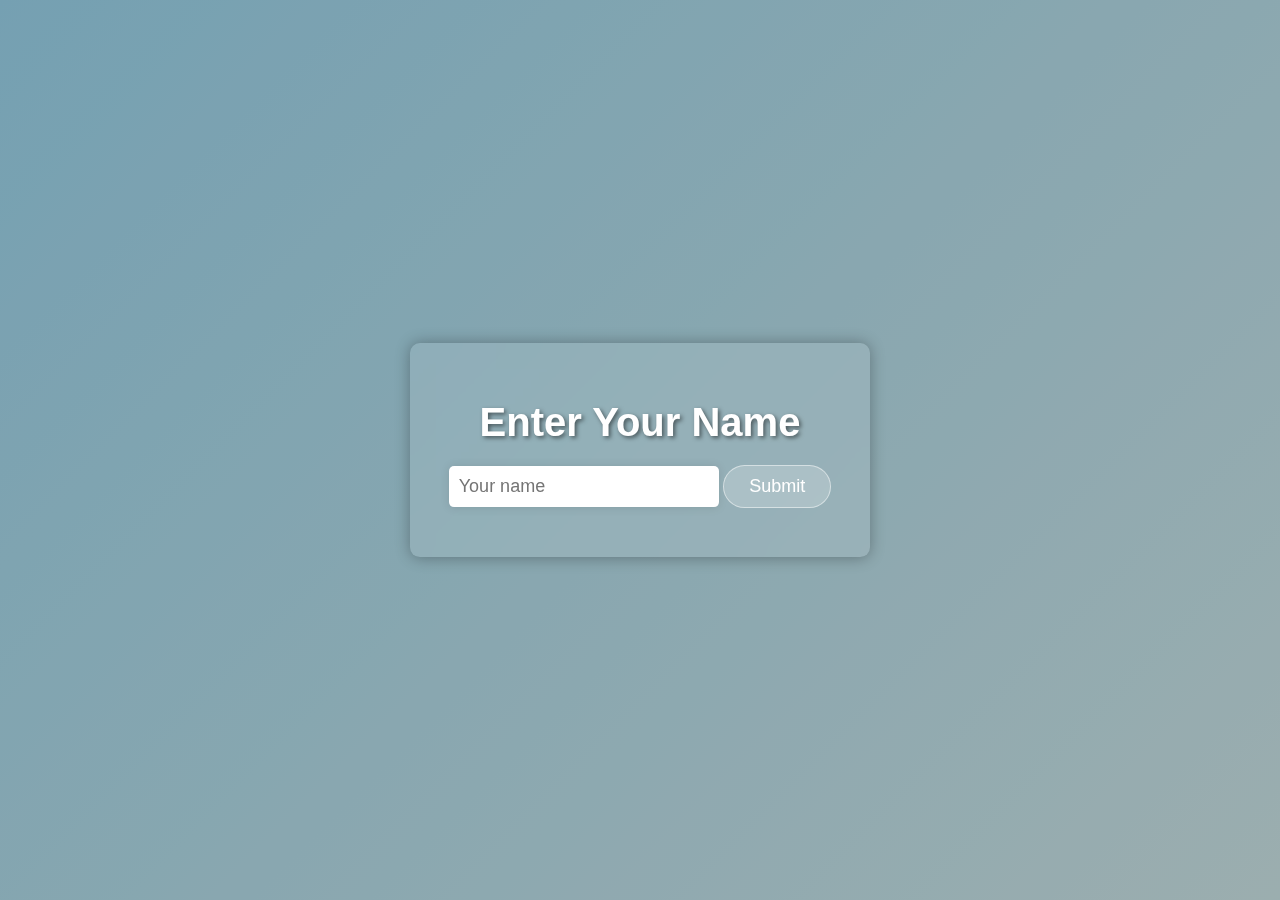
<file: index.html>
<!DOCTYPE html>
<html lang="en">
<head>
    <meta charset="UTF-8">
    <meta name="viewport" content="width=device-width, initial-scale=1.0">
    <title>Welcome Page</title>
    <link rel="stylesheet" href="styles.css">
</head>
<body>
    <div class="container" id="nameForm">
        <h1>Enter Your Name</h1>
        <input type="text" id="nameInput" placeholder="Your name">
        <button onclick="greetUser()">Submit</button>
    </div>

    <div class="container hidden" id="greeting">
        <h1 id="greetingMessage"></h1>
        <p id="redirectMessage"></p>
        <button onclick="redirectToNews()">Enter</button>
    </div>

    <script src="script.js"></script>
</body>
</html>
</file>
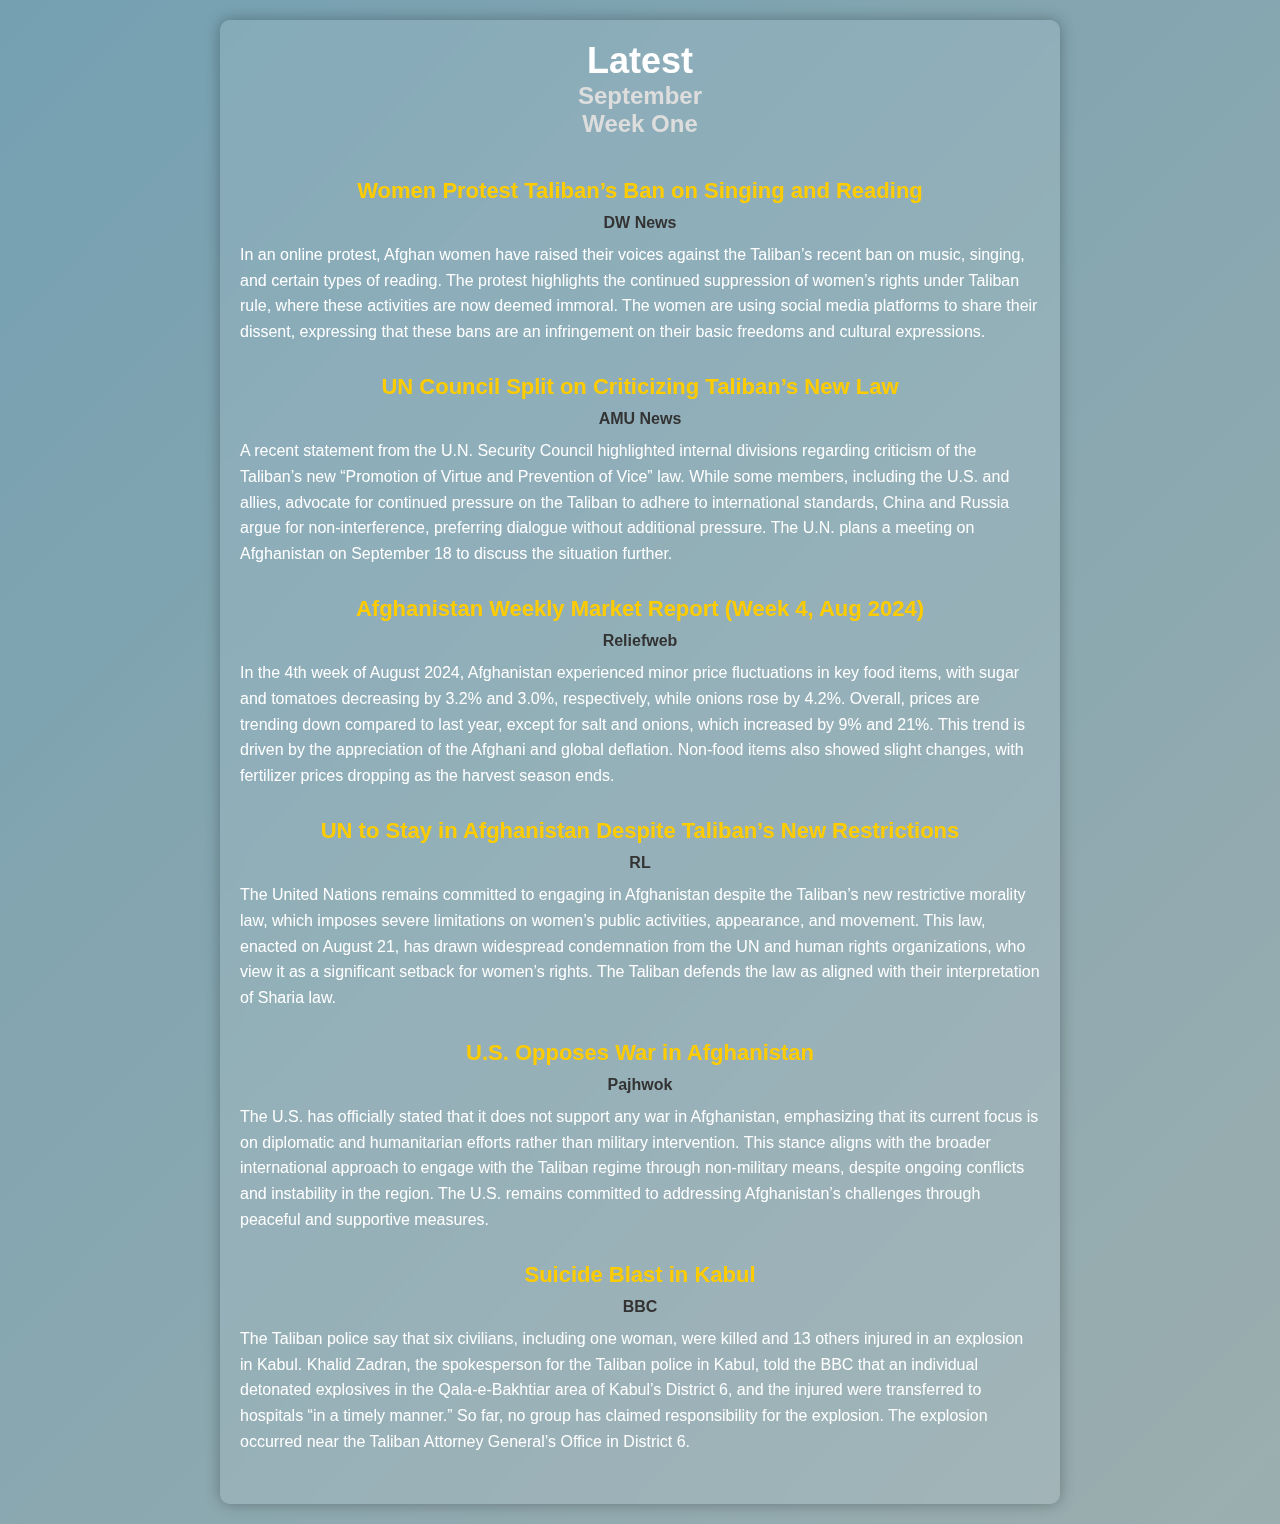
<file: newsUpdate.html>
<!DOCTYPE html>
<html lang="en">
<head>
    <meta charset="UTF-8">
    <meta name="viewport" content="width=device-width, initial-scale=1.0">
    <title>AFG Weekly - September Week One</title>
    <link rel="stylesheet" href="newsUpdateStyles.css">
</head>
<body>
    <div class="container">
        <header>
            <h1>Latest</h1>
            <h2>September<br>Week One</h2>
        </header>

        <section class="news-item">
            <h3>Women Protest Taliban’s Ban on Singing and Reading</h3>
            <p><strong><center>DW News</center></strong></p>
            <p>In an online protest, Afghan women have raised their voices against the Taliban’s recent ban on music, singing, and certain types of reading. The protest highlights the continued suppression of women’s rights under Taliban rule, where these activities are now deemed immoral. The women are using social media platforms to share their dissent, expressing that these bans are an infringement on their basic freedoms and cultural expressions.</p>
        </section>

        <section class="news-item">
            <h3>UN Council Split on Criticizing Taliban’s New Law</h3>
            <p><strong><center>AMU News</center></strong></p>
            <p>A recent statement from the U.N. Security Council highlighted internal divisions regarding criticism of the Taliban’s new “Promotion of Virtue and Prevention of Vice” law. While some members, including the U.S. and allies, advocate for continued pressure on the Taliban to adhere to international standards, China and Russia argue for non-interference, preferring dialogue without additional pressure. The U.N. plans a meeting on Afghanistan on September 18 to discuss the situation further.</p>
        </section>

        <section class="news-item">
            <h3>Afghanistan Weekly Market Report (Week 4, Aug 2024)</h3>
            <p><strong><center>Reliefweb</center></strong></p>
            <p>In the 4th week of August 2024, Afghanistan experienced minor price fluctuations in key food items, with sugar and tomatoes decreasing by 3.2% and 3.0%, respectively, while onions rose by 4.2%. Overall, prices are trending down compared to last year, except for salt and onions, which increased by 9% and 21%. This trend is driven by the appreciation of the Afghani and global deflation. Non-food items also showed slight changes, with fertilizer prices dropping as the harvest season ends.</p>
        </section>

        <section class="news-item">
            <h3>UN to Stay in Afghanistan Despite Taliban’s New Restrictions</h3>
            <p><strong><center>RL</center></strong></p>
            <p>The United Nations remains committed to engaging in Afghanistan despite the Taliban’s new restrictive morality law, which imposes severe limitations on women’s public activities, appearance, and movement. This law, enacted on August 21, has drawn widespread condemnation from the UN and human rights organizations, who view it as a significant setback for women’s rights. The Taliban defends the law as aligned with their interpretation of Sharia law.</p>
        </section>

        <section class="news-item">
            <h3>U.S. Opposes War in Afghanistan</h3>
            <p><strong><center>Pajhwok</center></strong></p>
            <p>The U.S. has officially stated that it does not support any war in Afghanistan, emphasizing that its current focus is on diplomatic and humanitarian efforts rather than military intervention. This stance aligns with the broader international approach to engage with the Taliban regime through non-military means, despite ongoing conflicts and instability in the region. The U.S. remains committed to addressing Afghanistan’s challenges through peaceful and supportive measures.</p>
        </section>

        <section class="news-item">
            <h3>Suicide Blast in Kabul</h3>
            <p><strong><center>BBC</center></strong></p>
            <p>The Taliban police say that six civilians, including one woman, were killed and 13 others injured in an explosion in Kabul. Khalid Zadran, the spokesperson for the Taliban police in Kabul, told the BBC that an individual detonated explosives in the Qala-e-Bakhtiar area of Kabul’s District 6, and the injured were transferred to hospitals “in a timely manner.” So far, no group has claimed responsibility for the explosion. The explosion occurred near the Taliban Attorney General’s Office in District 6.</p>
        </section>
    </div>
</body>
</html>
</file>
<file: styles.css>
body {
    font-family: 'Poppins', sans-serif;
    margin: 0;
    padding: 0;
    background: linear-gradient(135deg, #a8e6ff, #dff9fb); /* Light blue gradient background */
    display: flex;
    justify-content: center;
    align-items: center;
    height: 100vh;
    color: #fff;
    position: relative;
}

body::before {
    content: '';
    position: absolute;
    top: 0;
    left: 0;
    width: 100%;
    height: 100%;
    background: rgba(0, 0, 0, 0.3); /* Dark overlay */
    z-index: 1;
}

.container {
    text-align: center;
    padding: 30px;
    background: rgba(255, 255, 255, 0.1); /* Semi-transparent white */
    border-radius: 10px;
    box-shadow: 0 0 15px rgba(0, 0, 0, 0.3);
    z-index: 2;
    position: absolute; /* Make the container position absolute */
    top: 50%; /* Align to the center of the page */
    left: 50%; /* Align to the center of the page */
    transform: translate(-50%, -50%); /* Adjust to be centered perfectly */
    backdrop-filter: blur(10px); /* Creates the glass effect */
    -webkit-backdrop-filter: blur(10px); /* For Safari support */
    opacity: 1;
    transition: opacity 1s ease-in-out; /* Smooth transition */
    width: 100%; /* Make the container take up full width */
    max-width: 400px; /* Max width for readability */
}

.hidden {
    opacity: 0;
    pointer-events: none;
    transition: opacity 1s ease-in-out; /* Smooth transition */
}

h1 {
    font-size: 2.5em;
    text-shadow: 2px 2px 4px rgba(0, 0, 0, 0.5);
    margin-bottom: 20px;
}

input[type="text"] {
    padding: 10px;
    font-size: 18px;
    margin-bottom: 20px;
    width: 250px;
    border: none;
    border-radius: 5px;
    outline: none;
    box-shadow: 0 0 10px rgba(0, 0, 0, 0.1);
}

button {
    padding: 10px 25px;
    font-size: 18px;
    cursor: pointer;
    background: rgba(255, 255, 255, 0.2); /* Transparent white */
    color: white;
    border: 1px solid rgba(255, 255, 255, 0.5);
    border-radius: 50px;
    transition: transform 0.3s ease, background 0.3s ease, border 0.3s ease;
}

button:hover {
    background: rgba(255, 255, 255, 0.4); /* Slightly less transparent on hover */
    border: 1px solid rgba(255, 255, 255, 0.7);
    transform: translateY(-5px);
}
</file>
<file: newsUpdateStyles.css>
/* newsUpdateStyles.css */

body {
    font-family: Arial, sans-serif;
    margin: 0;
    padding: 0;
    background: linear-gradient(135deg, #a8e6ff, #dff9fb); /* Light blue gradient background */
    display: flex;
    justify-content: center;
    align-items: center;
    min-height: 100vh;
    color: #333; /* Improved text color */
    position: relative;
}

body::before {
    content: '';
    position: absolute;
    top: 0;
    left: 0;
    width: 100%;
    height: 100%;
    background: rgba(0, 0, 0, 0.3); /* Dark overlay */
    z-index: -1; /* Place the overlay behind content */
}

.container {
    max-width: 800px;
    margin: 20px auto;
    background-color: rgba(255, 255, 255, 0.1); /* Semi-transparent white background */
    padding: 20px;
    box-shadow: 0 0 15px rgba(0, 0, 0, 0.3);
    border-radius: 10px;
    backdrop-filter: blur(10px); /* Glass effect */
    -webkit-backdrop-filter: blur(10px); /* For Safari support */
}

header {
    text-align: center; /* Center the header content */
    margin-bottom: 40px;
}

header h1 {
    font-size: 36px;
    margin: 0;
    color: #fff; /* White header text for better contrast */
}

header h2 {
    font-size: 24px;
    margin: 0;
    color: #ddd; /* Light gray for subtitle */
}

.news-item {
    margin-bottom: 30px;
    text-align: center; /* Center the news item titles */
}

.news-item h3 {
    font-size: 22px;
    margin-bottom: 10px;
    color: #ffcc00; /* Bright yellow for titles */
}

.news-item p {
    margin: 0 0 10px;
    line-height: 1.6;
    text-align: left; /* Keep the paragraph text aligned to the left */
    color: #fff; /* White paragraph text for readability */
}

.news-item p strong center {
    display: block;
    text-align: center; /* Ensures centering using CSS */
    color: #ffcc00; /* Bright yellow for sources */
}

@media (max-width: 768px) {
    body {
        padding: 10px;
    }

    .container {
        padding: 15px;
    }

    header h1 {
        font-size: 28px;
    }

    header h2 {
        font-size: 20px;
    }

    .news-item h3 {
        font-size: 20px;
    }
}
</file>
